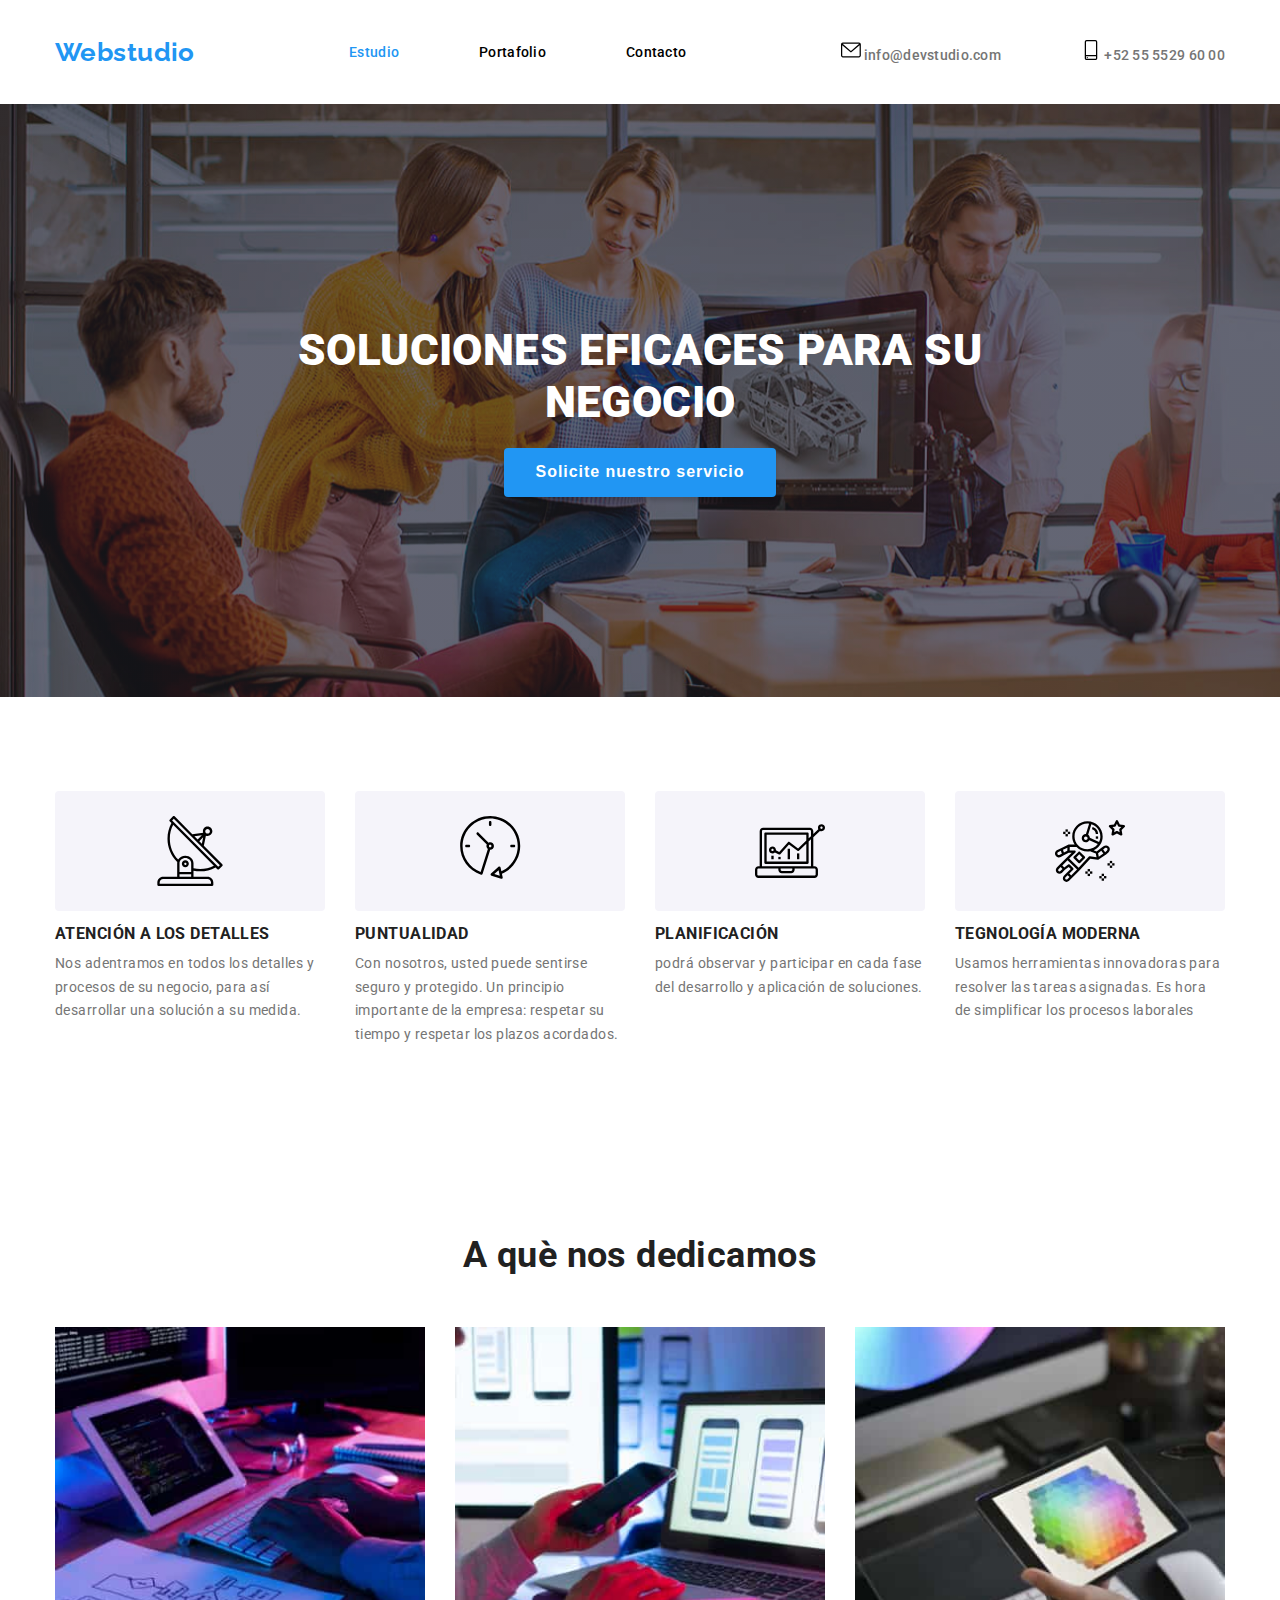
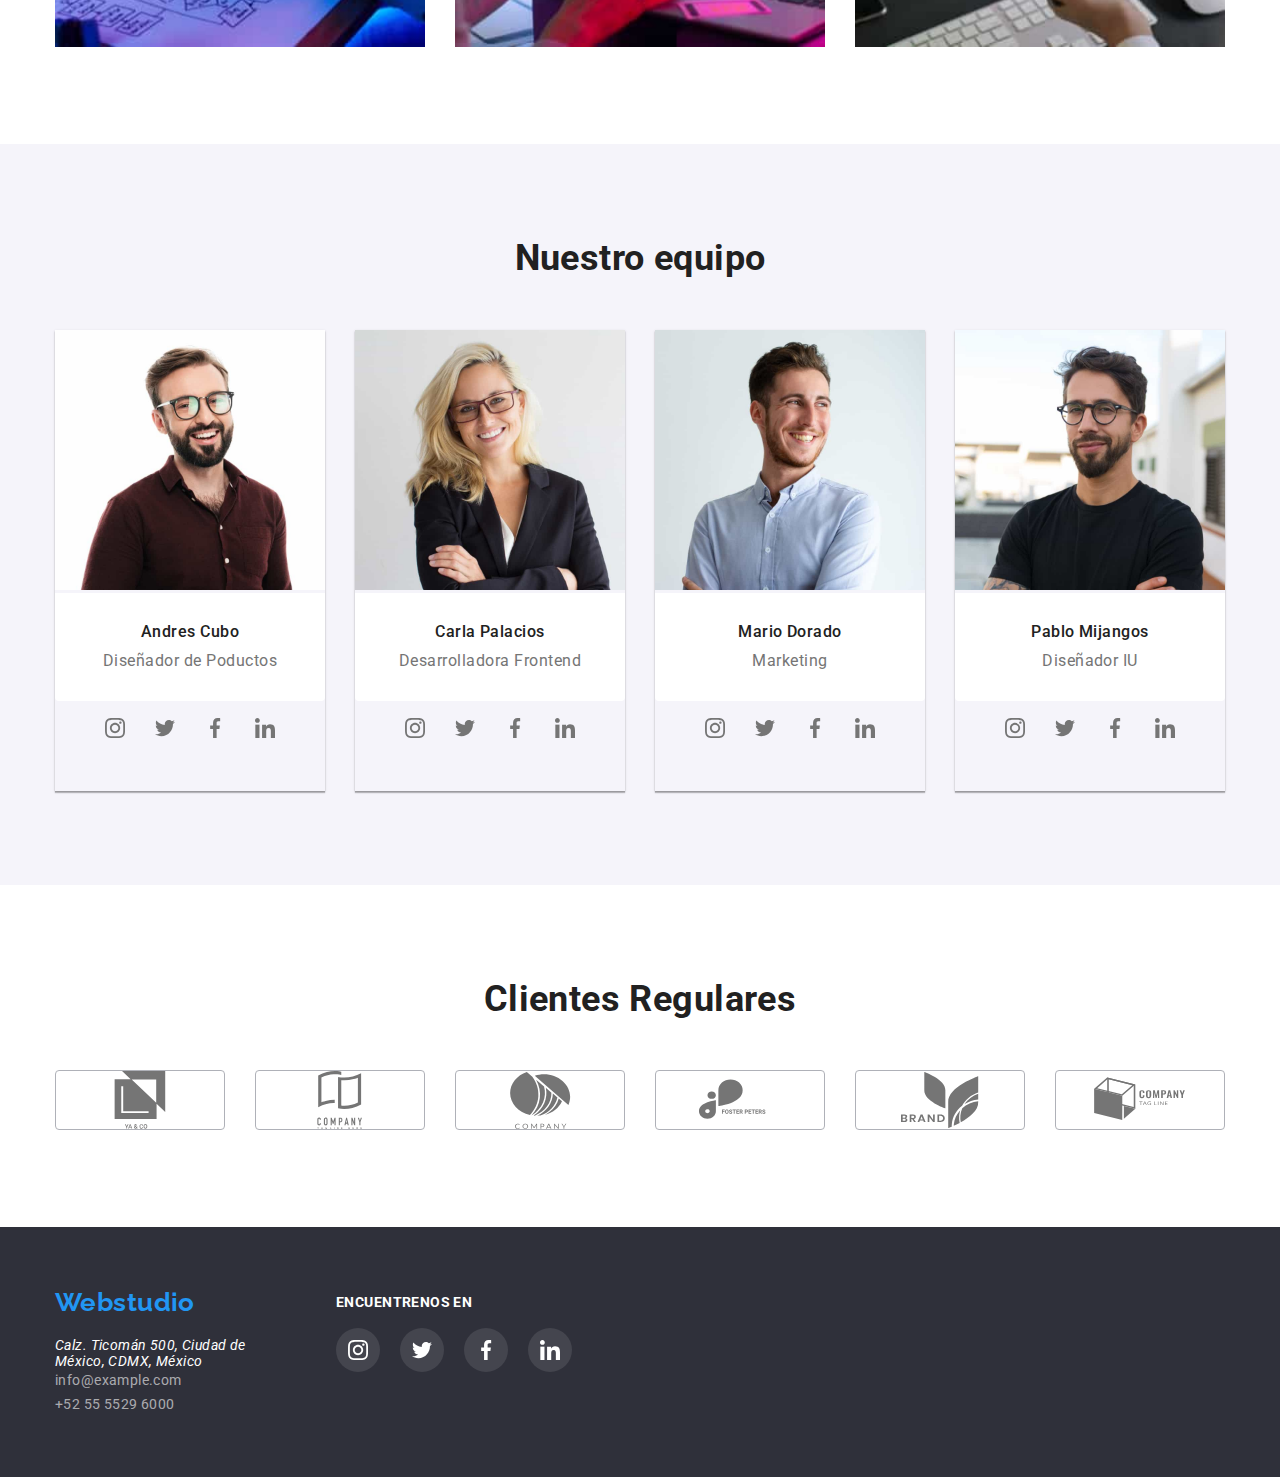
<file: index.html>
<!DOCTYPE html>
<html lang="es">
  <head>
    <meta charset="UTF-8" />
    <meta http-equiv="X-UA-Compatible" content="IE=edge" />
    <meta name="viewport" content="width=device-width, initial-scale=1.0" />
    <link rel="preconnect" href="https://fonts.googleapis.com" />
    <link rel="preconnect" href="https://fonts.gstatic.com" crossorigin />
    <link
      href="https://fonts.googleapis.com/css2?family=Raleway:ital,wght@0,700;1,700&family=Roboto:ital,wght@0,400;0,500;0,700;0,900;1,500;1,700;1,900&display=swap"
      rel="stylesheet"
    />
    <link rel="stylesheet" href="./css/style.css" />
    <title>WebStudio</title>
  </head>

  <body>
    <header class="page-header">
      <div class="container header-container">
        <a class="logo" href="./index.html">Webstudio</a>
        <nav>
          <ul class="nav-menu">
            <li>
              <a class="headers current" href="./index.html">Estudio</a>
            </li>
            <li>
              <a class="headers" href="./portfolio.html">Portafolio</a>
            </li>
            <li>
              <a class="headers" href="./index.html">Contacto</a>
            </li>
          </ul>
        </nav>
        <ul class="contact-menu">
          <li>
            <a class="nav-contact" href="#">
              <svg class="icon" width="20" height="20">
                <use href="./images/sprites.svg#sobre"></use>
              </svg>
              info@devstudio.com
            </a>
          </li>
          <li>
            <a class="nav-contact" href="#">
              <svg class="icon" width="20" height="20">
                <use href="./images/sprites.svg#telefono"></use>
              </svg>
              +52 55 5529 60 00
            </a>
          </li>
        </ul>
      </div>
    </header>

    <main>
      <section class="hero">
        <h1 class="hero-title">SOLUCIONES EFICACES PARA SU NEGOCIO</h1>
        <button class="hero-button" type="button">
          Solicite nuestro servicio
        </button>
      </section>

      <section class="section">
        <div class="container">
          <h2 hidden>Nuestras Ventajas</h2>
          <ul class="features-list">
            <li class="features-items">
              <div class="benefits">
                <svg class="features-icon" width="20" height="20">
                  <use href="./images/sprites.svg#antena"></use>
                </svg>
              </div>
              <h3 class="features-title">ATENCIÓN A LOS DETALLES</h3>
              <p class="features-pagraph">
                Nos adentramos en todos los detalles y procesos de su negocio,
                para así desarrollar una solución a su medida.
              </p>
            </li>
            <li class="features-items">
              <div class="benefits">
                <svg class="features-icon" width="20" height="20">
                  <use href="./images/sprites.svg#reloj"></use>
                </svg>
              </div>
              <h3 class="features-title">PUNTUALIDAD</h3>
              <p class="features-pagraph">
                Con nosotros, usted puede sentirse seguro y protegido. Un
                principio importante de la empresa: respetar su tiempo y
                respetar los plazos acordados.
              </p>
            </li>
            <li class="features-items">
              <div class="benefits">
                <svg class="features-icon" width="20" height="20">
                  <use href="./images/sprites.svg#diagrama"></use>
                </svg>
              </div>
              <h3 class="features-title">PLANIFICACIÓN</h3>
              <p class="features-pagraph">
                podrá observar y participar en cada fase del desarrollo y
                aplicación de soluciones.
              </p>
            </li>
            <li class="features-items">
              <div class="benefits">
                <svg class="features-icon" width="20" height="20">
                  <use href="./images/sprites.svg#astronauta"></use>
                </svg>
              </div>
              <h3 class="features-title">TEGNOLOGÍA MODERNA</h3>
              <p class="features-pagraph">
                Usamos herramientas innovadoras para resolver las tareas
                asignadas. Es hora de simplificar los procesos laborales
              </p>
            </li>
          </ul>
        </div>
      </section>

      <section class="album section">
        <div class="container">
          <h2 class="sub-title">A què nos dedicamos</h2>
          <ul class="album-list">
            <li class="album-items">
              <img
                src="./images/img_01.jpg"
                width="370"
                alt="mano en el teclado"
              />
            </li>
            <li class="album-items">
              <img src="./images/img_02.jpg" width="370" alt="mirando movil" />
            </li>
            <li class="album-items">
              <img src="./images/img_03.jpg" width="370" alt="prisma" />
            </li>
          </ul>
        </div>
      </section>

      <section class="cards section">
        <div class="container">
          <h2 class="sub-title">Nuestro equipo</h2>
          <ul class="card-list">
            <li class="card-items">
              <img src="./images/team1.jpg" width="270" alt="equipo 1" />
              <div class="team">
                <h3 class="card-nome">Andres Cubo</h3>
                <p class="card-pagraph">Diseñador de Poductos</p>
              </div>
              <ul class="social-list">
                <li>
                  <a class="social-icon" href="">
                    <svg class="social-teams" width="20" height="20">
                      <use href="./images/sprites.svg#instagram"></use>
                    </svg>
                  </a>
                </li>
                <li>
                  <a class="social-icon" href="">
                    <svg class="social-teams" width="20" height="20">
                      <use href="./images/sprites.svg#twitter"></use>
                    </svg>
                  </a>
                </li>
                <li>
                  <a class="social-icon" href="">
                    <svg class="social-teams" width="20" height="20">
                      <use href="./images/sprites.svg#facebook"></use>
                    </svg>
                  </a>
                </li>
                <li>
                  <a class="social-icon" href="">
                    <svg class="social-teams" width="20" height="20">
                      <use href="./images/sprites.svg#linkedin"></use>
                    </svg>
                  </a>
                </li>
              </ul>
            </li>
            <li class="card-items">
              <img src="./images/team2.jpg" width="270" alt="equipo 2" />
              <div class="team">
                <h3 class="card-nome">Carla Palacios</h3>
                <p class="card-pagraph">Desarrolladora Frontend</p>
              </div>
              <ul class="social-list">
                <li>
                  <a class="social-icon" href="">
                    <svg class="social-teams" width="20" height="20">
                      <use href="./images/sprites.svg#instagram"></use>
                    </svg>
                  </a>
                </li>
                <li>
                  <a class="social-icon" href="">
                    <svg class="social-teams" width="20" height="20">
                      <use href="./images/sprites.svg#twitter"></use>
                    </svg>
                  </a>
                </li>
                <li>
                  <a class="social-icon" href="">
                    <svg class="social-teams" width="20" height="20">
                      <use href="./images/sprites.svg#facebook"></use>
                    </svg>
                  </a>
                </li>
                <li>
                  <a class="social-icon" href="">
                    <svg class="social-teams" width="20" height="20">
                      <use href="./images/sprites.svg#linkedin"></use>
                    </svg>
                  </a>
                </li>
              </ul>
            </li>
            <li class="card-items">
              <img src="./images/team3.jpg" width="270" alt="equipo 3" />
              <div class="team">
                <h3 class="card-nome">Mario Dorado</h3>
                <p class="card-pagraph">Marketing</p>
              </div>
              <ul class="social-list">
                <li>
                  <a class="social-icon" href="">
                    <svg class="social-teams" width="20" height="20">
                      <use href="./images/sprites.svg#instagram"></use>
                    </svg>
                  </a>
                </li>
                <li>
                  <a class="social-icon" href="">
                    <svg class="social-teams" width="20" height="20">
                      <use href="./images/sprites.svg#twitter"></use>
                    </svg>
                  </a>
                </li>
                <li>
                  <a class="social-icon" href="">
                    <svg class="social-teams" width="20" height="20">
                      <use href="./images/sprites.svg#facebook"></use>
                    </svg>
                  </a>
                </li>
                <li>
                  <a class="social-icon" href="">
                    <svg class="social-teams" width="20" height="20">
                      <use href="./images/sprites.svg#linkedin"></use>
                    </svg>
                  </a>
                </li>
              </ul>
            </li>
            <li class="card-items">
              <img src="./images/team4.jpg" width="270" alt="equipo 4" />
              <div class="team">
                <h3 class="card-nome">Pablo Mijangos</h3>
                <p class="card-pagraph">Diseñador IU</p>
              </div>
              <ul class="social-list">
                <li>
                  <a class="social-icon" href="">
                    <svg class="social-teams" width="20" height="20">
                      <use href="./images/sprites.svg#instagram"></use>
                    </svg>
                  </a>
                </li>
                <li>
                  <a class="social-icon" href="">
                    <svg class="social-teams" width="20" height="20">
                      <use href="./images/sprites.svg#twitter"></use>
                    </svg>
                  </a>
                </li>
                <li>
                  <a class="social-icon" href="">
                    <svg class="social-teams" width="20" height="20">
                      <use href="./images/sprites.svg#facebook"></use>
                    </svg>
                  </a>
                </li>
                <li>
                  <a class="social-icon" href="">
                    <svg class="social-teams" width="20" height="20">
                      <use href="./images/sprites.svg#linkedin"></use>
                    </svg>
                  </a>
                </li>
              </ul>
            </li>
          </ul>
        </div>
      </section>

      <section class=" clients section">
        <div class="container">
          <h2 class="sub-title">Clientes Regulares</h2>
          <ul class="clients-list">
            <li>
              <div>
              <a class="client-social" href="">
                <svg class="clients-icons" width="106" heigth="60">
                  <use href="./images/sprites.svg#YA--CO"> </use>
                </svg>
              </a>
            </div>
            </li>
          

            <li>
              <div>
              <a class="client-social" href="">
                <svg class="clients-icons" width="60" heigth="60">
                  <use href="./images/sprites.svg#COMPANY-1"> </use>
                </svg>
              </a>
            </div>
            </li>

            <li>
              <div>
              <a class="client-social" href="">
                <svg class="clients-icons" width="60" heigth="60">
                  <use href="./images/sprites.svg#COMPANY1"> </use>
                </svg>
              </a>
            </div>
            </li>

            <li>
              <div>
              <a class="client-social" href="">
                <svg class="clients-icons" width="60" heigth="60">
                  <use href="./images/sprites.svg#FOSTER"> </use>
                </svg>
              </a>
            </div>
            </li>

            <li>
              <div>
              <a class="client-social" href="">
                <svg class="clients-icons" width="60" heigth="60">
                  <use href="./images/sprites.svg#BRAND"> </use>
                </svg>
              </a>
            </div>
            </li>

            <li>
              <div>
              <a class="client-social" href="">
              <svg class="clients-icons" width="60" heigth="60">
                <use href="./images/sprites.svg#COMPANY2"></use>
              </svg>
              </a>
            </div>
            </li>
          </ul>
        </div>
      </section>
    </main>
    <footer class="footer">
      <div class="container footer-flex">
        <div>
          <a class="logo-footer" href="index.html">Webstudio</a>
          <address>
            <a class="address" href="#">Calz. Ticomán 500, Ciudad de México, CDMX, México</a>
          </address>
          <ul>
            <li><a class="contact" href="#">info@example.com</a></li>
            <li><a class="contact" href="#"> +52 55 5529 6000</a></li>
          </ul>
        </div>
        <div>
          <h2 class="aside-title">encuentrenos en</h2>
          <ul class="aside-list">
            <li>
              <a href="" class="aside">
                <svg width="20" height="20">
                  <use href="./images/sprites.svg#instagram"></use>
                </svg>
              </a>
            </li>
            <li>
              <a href="" class="aside">
                <svg width="20" height="20">
                  <use href=" ./images/sprites.svg#twitter"></use>
                </svg>
              </a>
            </li>
            <li>
              <a href="" class="aside">
                <svg width="20" height="20">
                  <use href="./images/sprites.svg#facebook"></use>
                </svg>
              </a>
            </li>
            <li>
              <a href="" class="aside">
                <svg width="20" height="20">
                  <use href="./images/sprites.svg#linkedin"></use>
                </svg>
              </a>
            </li>
          </ul>
        </div>
      <div> 
    </footer>
  </body>
</html>
</file>
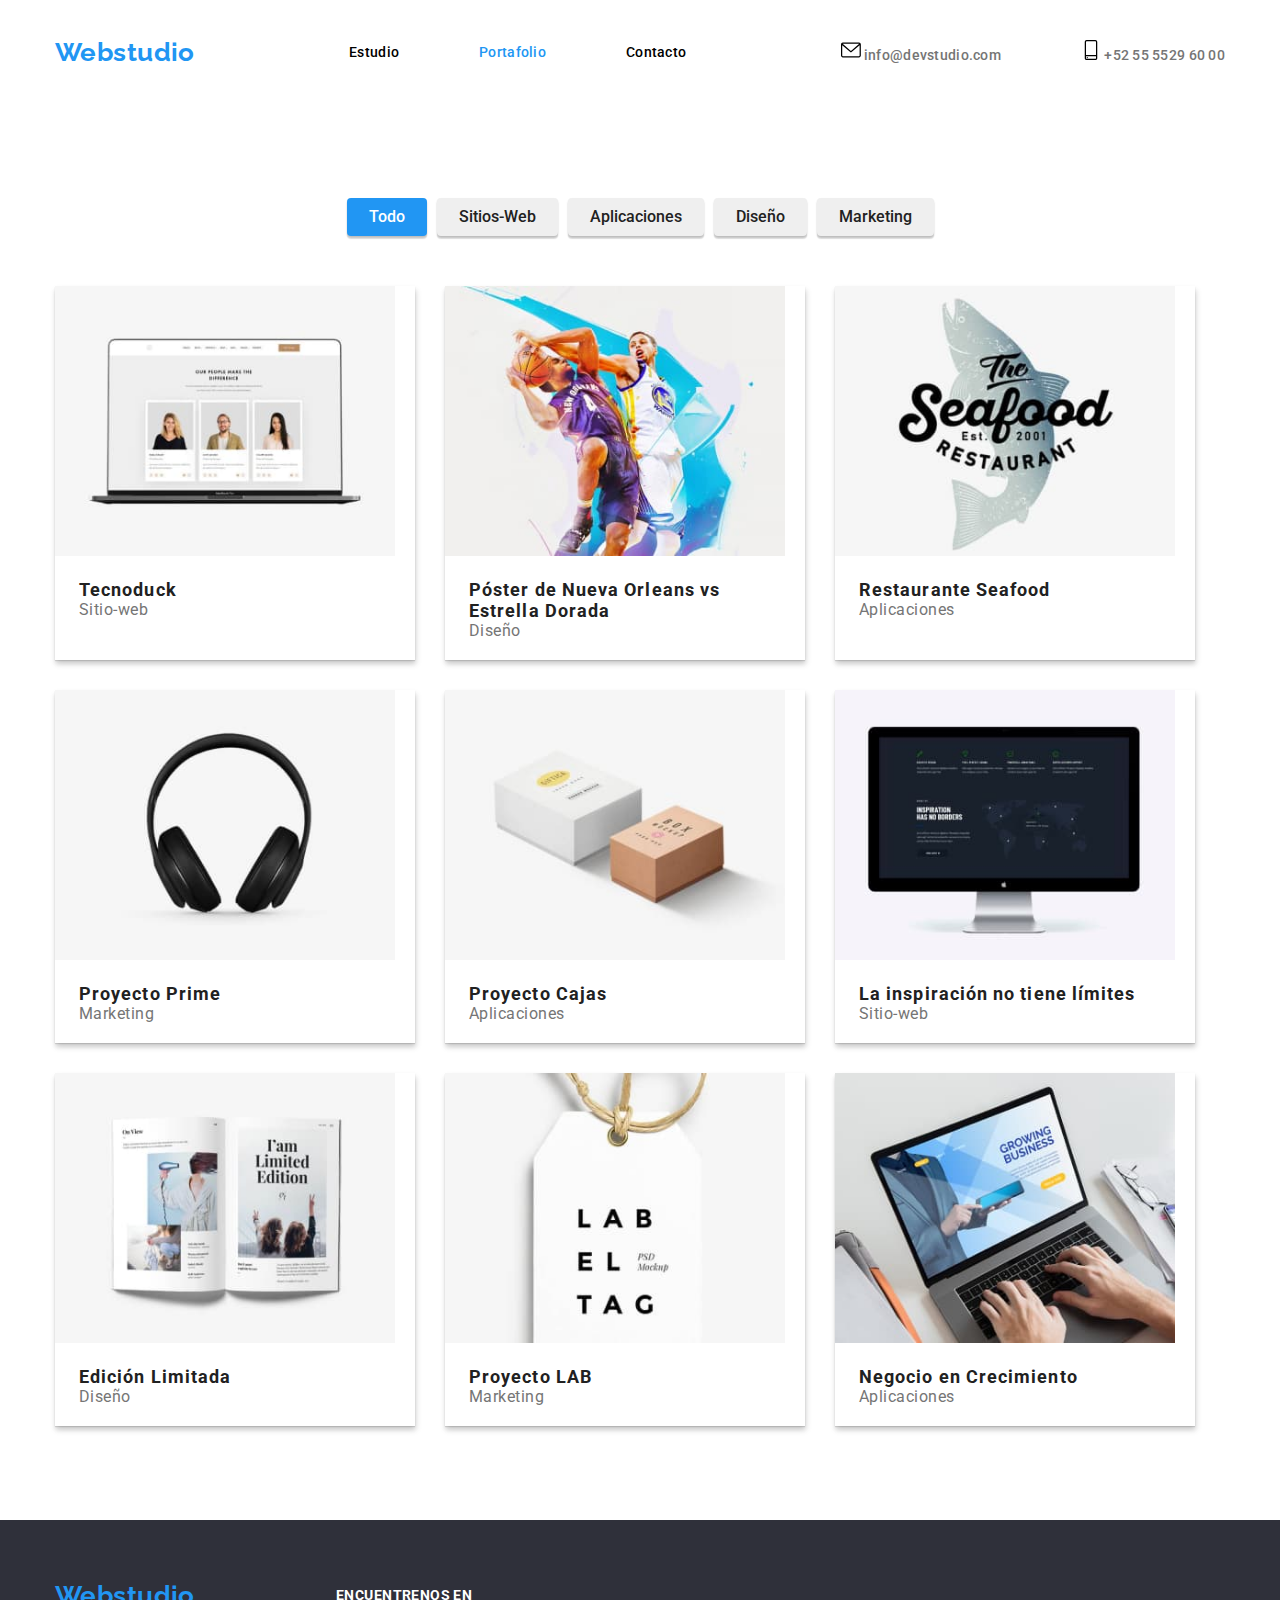
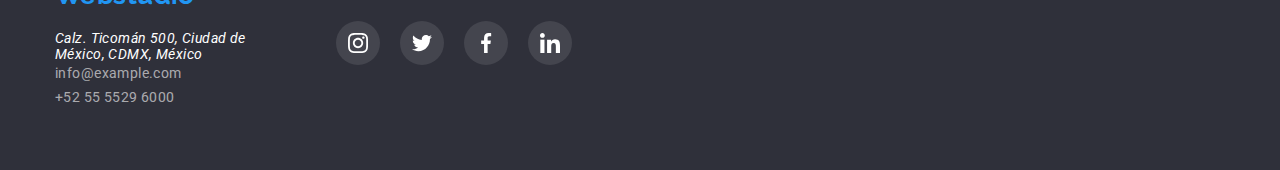
<file: portfolio.html>
<!DOCTYPE html>
<html lang="es">
  <head>
    <meta charset="UTF-8" />
    <meta http-equiv="X-UA-Compatible" content="IE=edge" />
    <meta name="viewport" content="width=device-width, initial-scale=1.0" />
    <link rel="preconnect" href="https://fonts.googleapis.com" />
    <link rel="preconnect" href="https://fonts.gstatic.com" crossorigin />
    <link
      href="https://fonts.googleapis.com/css2?family=Raleway:ital,wght@0,700;1,700&family=Roboto:ital,wght@0,400;0,500;0,700;0,900;1,500;1,700;1,900&display=swap"
      rel="stylesheet"
    />
    <link rel="stylesheet" href="./css/style.css" />
    <title>WebStudio</title>
  </head>

  <body>
    <header class="page-header">
      <div class="container header-container">
      <a class="logo" href="./index.html">Webstudio</a> 
      <nav>
        <ul class="nav-menu">
          <li>
            <a class="headers" href="./index.html">Estudio</a>
          </li>
          <li>
            <a class="headers current" href="./portfolio.html">Portafolio</a>
          </li>
          <li>
            <a class="headers" href="./index.html">Contacto</a>
          </li>
          
        </ul>
      </nav>
      <ul class="contact-menu">
        <li>
          <a class="nav-contact" href="#">
            <svg class="icon" width="20" height="20">
              <use href="./images/sprites.svg#sobre"></use>
            </svg>
            info@devstudio.com
          </a>
        </li>
        <li>
          <a class="nav-contact" href="#">
            <svg class="icon" width="20" height="20">
              <use href="./images/sprites.svg#telefono"></use>
            </svg>
            +52 55 5529 60 00
          </a>
        </li>
      </ul>
    </div>
    </header>

    <main>
      <section class="portafolio section">
        <div class="container">
        <h2 hidden>Portafolio</h2>
        <ul class="portafolio-list">
          <li><button class="button current" type="button">Todo</button></li>
          <li><button class="button" type="button">Sitios-Web</button></li>
          <li><button class="button" type="button">Aplicaciones</button></li>
          <li><button class="button" type="button">Diseño</button></li>
          <li><button class="button" type="button">Marketing</button></li>
        </ul> 
      
        <ul class="portafolio-cards">
          <li class="portafolio-items">
            <img
              src="./images/Portafolio_01.jpg" width="340" alt="computador"/>
            <div class="proyect">
            <h3 class="portafolio-title">Tecnoduck</h3>
            <p class="portafolio-description">Sitio-web</p>
          </div>
          </li>
          <li class="portafolio-items">
            <img src="./images/Portafolio_02.jpg" width="340" alt=""/>
            <div class="proyect">
            <h3 class="portafolio-title">Póster de Nueva Orleans vs Estrella Dorada</h3>
            <p class="portafolio-description">Diseño</p>
          </div>
          </li>
          <li class="portafolio-items">
            <img src="./images/Portafolio_03.jpg" width="340" alt=""/>
            <div class="proyect">
            <h3 class="portafolio-title">Restaurante Seafood</h3>
            <p class="portafolio-description">Aplicaciones</p>
          </div>
          </li>
          <li class="portafolio-items">
            <img src="./images/Portafolio_04.jpg" width="340" alt="" />
            <div class="proyect">
            <h3 class="portafolio-title">Proyecto Prime</h3>
            <p class="portafolio-description">Marketing</p>
          </div>
          </li>
          <li class="portafolio-items">
            <img src="./images/Portafolio_05.jpg" width="340" alt="" />
            <div class="proyect">
            <h3 class="portafolio-title">Proyecto Cajas</h3>
            <p class="portafolio-description">Aplicaciones</p>
          </div>
          </li>
          <li class="portafolio-items">
            <img src="./images/Portafolio_06.jpg" width="340" alt="" />
            <div class="proyect">
            <h3 class="portafolio-title">La inspiración no tiene límites</h3>
            <p class="portafolio-description">Sitio-web</p>
          </div>
          </li>
          <li class="portafolio-items">
            <img src="./images/Portafolio_07.jpg" width="340" alt="" />
            <div class="proyect">
            <h3 class="portafolio-title">Edición Limitada</h3>
            <p class="portafolio-description">Diseño</p>
          </div>
          </li>
          <li class="portafolio-items">
            <img src="./images/Portafolio_08.jpg" width="340" alt="" />
            <div class="proyect">
            <h3 class="portafolio-title">Proyecto LAB</h3>
            <p class="portafolio-description">Marketing</p>
          </div>
          </li>
          <li class="portafolio-items">
            <img src="./images/Portafolio_09.jpg" width="340" alt="" />
            <div class="proyect">
            <h3 class="portafolio-title">Negocio en Crecimiento</h3>
            <p class="portafolio-description">Aplicaciones</p>
          </div>
          </li>
        </ul>
      </div>  
      </section>
    </main>
    <footer class="footer">
      <div class="container footer-flex">
        <div>
          <a class="logo-footer" href="index.html">Webstudio</a>
          <address>
            <a class="address" href="#">Calz. Ticomán 500, Ciudad de México, CDMX, México</a>
          </address>
          <ul>
            <li><a class="contact" href="#">info@example.com</a></li>
            <li><a class="contact" href="#"> +52 55 5529 6000</a></li>
          </ul>
        </div>
        <div>
          <h2 class="aside-title">encuentrenos en</h2>
          <ul class="aside-list">
            <li>
              <a href="" class="aside">
                <svg width="20" height="20">
                  <use href="./images/sprites.svg#instagram"></use>
                </svg>
              </a>
            </li>
            <li>
              <a href="" class="aside">
                <svg width="20" height="20">
                  <use href=" ./images/sprites.svg#twitter"></use>
                </svg>
              </a>
            </li>
            <li>
              <a href="" class="aside">
                <svg width="20" height="20">
                  <use href="./images/sprites.svg#facebook"></use>
                </svg>
              </a>
            </li>
            <li>
              <a href="" class="aside">
                <svg width="20" height="20">
                  <use href="./images/sprites.svg#linkedin"></use>
                </svg>
              </a>
            </li>
          </ul>
        </div>
      <div> 
    </footer>
  </body>
</html>
</file>
<file: css/style.css>
* {
  margin: 0;
  padding: 0;
  box-sizing: border-box;
}

:root {
  --acent-color: #2196f3;
  --primary-black-color: #212121;
  --logo-black: #000000;
  --primary-gray-color: #757575;
  --primary-white-color: #ffffff;
  --background-color-dark: #2f303a;
  --background-color-white: #f5f4fa;

  --text-white-opacity: #ffffff99;
  --container-padding: calc((100% - 1200px) / 2);
}

body {
  font-family: 'Roboto', 'Arial', sans-serif;
  font-size: 14px;
  letter-spacing: 0.03em;
  color: var(--primary-gray-color);
  background-color: var(--primary-white-color);
}

.sub-title {
  font-weight: 700;
  font-size: 36px;
  line-height: 1.16;
  text-align: center;
  margin-bottom: 50px;
  color: var(--primary-black-color);
}

li {
  list-style: none;
}

a {
  text-decoration: none;
}

.section {
  padding: 94px 0;
}

.container {
  width: 1200px;
  padding-left: 15px;
  padding-right: 15px;
  margin: 0 auto;
}

.logo {
  font-family: 'Raleway';
  line-height: 1.19;
  font-weight: 700;
  font-size: 26px;
  color: var(--acent-color);
  text-decoration: none;
  padding: 5px 0;
}

.header-container {
  display: flex;
  align-items: center;
  justify-content: space-between;
  gap: 100px;

  padding-top: 32px;
  padding-bottom: 31px;
}

.header-container .nav-menu {
  display: flex;
  align-items: center;
  gap: 80px;
}

.header-container .contact-menu {
  display: flex;
  align-items: center;
  gap: 80px;
}

.nav-menu .headers:hover,
.nav-menu .headers:focus,
.nav-menu .headers .current:focus,
.contact-menu .nav-contact:hover,
.contact-menu .nav-contact:focus,
.icon:hover {
  fill: var(--acent-color) ;
  color: var(--acent-color);
}

.nav-menu .current {
  list-style: none;
  font-weight: 500;
  line-height: 1.14;
  color: var(--acent-color);
}

.headers {
  font-weight: 500;
  letter-spacing: 0.02em;
  color: var(--logo-black);
  text-decoration: none;
}

.headers-current {
  font-weight: 500;
  line-height: 1.14;
  letter-spacing: 0.02em;
  color: var(--acent-color);
}

.nav-contact {
  font-weight: 500;
  line-height: 1.14;
  letter-spacing: 0.02em;
  color: var(--primary-gray-color);
  text-decoration: none;
}

.hero {
  background: var(--background-color-dark);
  padding: 200px var(--container-padding);
  text-align: center;
  background: linear-gradient(
      0deg,
      rgba(47, 48, 58, 0.4),
      rgba(47, 48, 58, 0.4)
    ),
    url(../images/Img-hero.svg);
}

.hero-title {
  font-weight: 900;
  letter-spacing: 0.06;
  font-size: 44px;
  width: 696px;
  margin: 20px auto;
  color: var(--primary-white-color);
}

.hero-button {
  font-weight: 700;
  font-size: 16px;
  line-height: 1.8;
  letter-spacing: 0.06em;
  color: var(--primary-white-color);
  background-color: var(--acent-color);
  background: var(--acent-color);
  box-shadow: 0px 4px 4px rgba(0, 0, 0, 0.15);
  border-radius: 4px;
  padding: 10px 32px;
  border: none;
}

.features-list {
  display: flex;
  gap: 30px;
}

.features-items {
  flex-basis: calc((100% - 120px) / 4);
}

.features-icon {
  width: 70px;
  height: 70px;
}

.benefits {
  display: flex;
  align-items: center;
  justify-content: center;
  background: #f5f4fa;
  border-radius: 4px;
  width: 270px;
  height: 120px;
  margin-bottom: 15px;
}

.features-title {
  font-weight: 700;
  text-transform: uppercase;
  color: var(--primary-black-color);
  line-height: 16px;
  margin-bottom: 10px;
}

.features-pagraph {
  font-weight: 400;
  line-height: 1.7;
  letter-spacing: 0.03em;
  color: var(--primary-gray-color);
}

/*setion album*/

.album-list {
  display: flex;
  align-items: center;
  gap: 30px;
}

.album-items {
  flex-basis: calc((100% - 90px) / 3);
}

.cards {
  background: var(--background-color-white);
}

.card-list {
  display: flex;
  align-items: center;
  gap: 30px;
}

.social-list {
  display: flex;
  align-items: center;
  justify-content: center;
  gap: 15px;
  padding: 10px 20px;
  margin-bottom: 35px;
}

.social-icon {
  display: flex;
  align-items: center;
  justify-content: center;
  border-radius: 25px;
  width: 35px;
  height: 35px;
}

.social-teams {
  fill: var(--primary-gray-color);
}

.social-icon:hover {
  background-color: var(--acent-color);
}

.social-icon:hover .social-teams {
  fill: var(--primary-white-color);
}

.card-items {
  flex-basis: calc((100% - 120px) / 4);
  box-shadow: 0px 1px 3px rgba(0, 0, 0, 0.12), 0px 1px 1px rgba(0, 0, 0, 0.14),
    0px 2px 1px rgba(0, 0, 0, 0.2);
}

.team {
  padding-top: 30px;
  padding-bottom: 30px;
  background: #ffffff;
  border-radius: 0px 0px 4px 4px;
}

.card-nome {
  font-weight: 500;
  font-size: 16px;
  line-height: 1.18;
  letter-spacing: 0.03em;
  text-align: center;
  margin-bottom: 10px;
  color: var(--primary-black-color);
}

.card-pagraph {
  font-weight: 400;
  font-size: 16px;
  line-height: 1.18;
  letter-spacing: 0.03em;
  text-align: center;
  color: var(--primary-gray-color);
}

.clients-list {
  display: flex;
  justify-content: space-between;
}

.clients-icons {
    width: 170px;
    height: 60px;
    border: 1px solid #afb1b8;
    border-radius: 4px;
  }

  .clients-icons {
    fill: var(--primary-gray-color);
  }
  
  .clients-icons:hover {
    fill: var(--acent-color);
    border-color: var(--acent-color);
  }
  
  .client-container {
    height: 80px;
    border: 1px solid #afb1b8;
    border-radius: 4px;
    line-height: 105px;
  }


.footer {
  background-color: var(--background-color-dark);
  padding: 60px 0;
}
.footer-flex {
  display: flex;
  gap: 50px;
}
.logo-footer {
  font-family: 'Raleway';
  font-style: normal;
  font-size: 26px;
  font-weight: 700;
  color: var(--acent-color);
  display: inline-block;
  margin-bottom: 20px;
  width: 231px;
}
.address {
  font-weight: 400;
  color: var(--primary-white-color);
  text-decoration: none;
  width: 231px;
  display: inline-block;
}

.contact {
  font-weight: 400;
  letter-spacing: 0.03em;
  text-decoration: none;
  line-height: 1.71;
  font-style: normal;
  color: var(--text-white-opacity);
}
.aside-title {
  font-style: normal;
  font-weight: 700;
  font-size: 14px;
  line-height: 31px;
  text-transform: uppercase;
  color: #ffffff;
  margin-bottom: 10px;
}
.aside-list {
  display: flex;
  gap: 20px;
}
.aside {
  display: flex;
  align-items: center;
  justify-content: center;
  height: 44px;
  width: 44px;
  border-radius: 50%;
  fill: var(--primary-white-color);
  background-color: rgba(255, 255, 255, 0.1);
}
.aside:hover {
  background-color: var(--acent-color);
}
.contact:hover,
.contact:focus {
  color: var(--acent-color);
}

/*A partir de este momento encuentra la pagina de portafolio*/

.portafolio-list {
  display: flex;
  justify-content: center;
  align-items: center;
  margin-bottom: 50px;
  gap: 10px;
}

.portafolio-cards {
  display: flex;
  gap: 30px;
  flex-wrap: wrap;
}

.portafolio-items {
  flex-basis: calc((100% - 90px) / 3);
  box-shadow: 0px 1px 1px rgba(0, 0, 0, 0.12), 0px 4px 4px rgba(0, 0, 0, 0.06),
    1px 4px 6px rgba(0, 0, 0, 0.16);
}

.proyect {
  display: block;
  padding: 20px 24px;
}

.portafolio-list .current {
  font-weight: 500;
  font-size: 16px;
  color: var(--primary-white-color);
  text-decoration: none;
  background-color: var(--acent-color);
}

.button:hover {
  background-color: var(--acent-color);
}

.button {
  font-weight: 500;
  font-size: 16px;
  line-height: 26px;
  font-family: 'Roboto';
  color: var(--primary-black-color);
  padding: 6px 22px;
  box-shadow: 0px 3px 1px rgba(0, 0, 0, 0.1), 0px 1px 2px rgba(0, 0, 0, 0.08),
    0px 2px 2px rgba(0, 0, 0, 0.12);
  border-radius: 4px;
  border: none;
}

.button .current {
  background-color: var(--acent-color);
}

.portafolio-title {
  font-weight: 700;
  font-size: 18px;
  letter-spacing: 0.06em;
  color: var(--primary-black-color);
}

.portafolio-description {
  font-style: normal;
  font-weight: 400;
  font-size: 16px;
  letter-spacing: 0.03em;
  color: var(--primary-gray-color);
}
</file>
